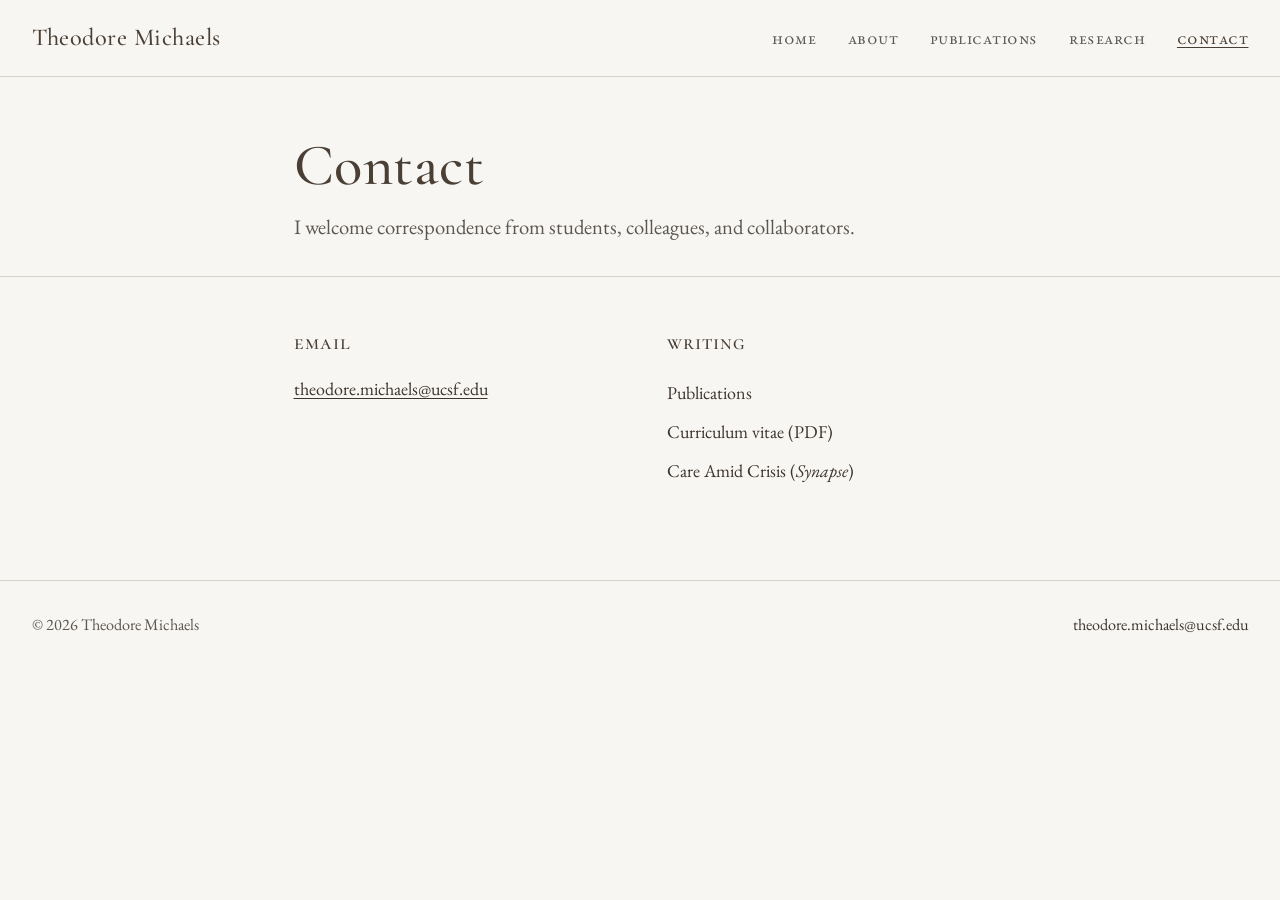
<file: contact.html>
<!DOCTYPE html>
<html lang="en">
<head>
  <meta charset="UTF-8">
  <meta name="viewport" content="width=device-width, initial-scale=1.0">
  <meta name="description" content="Contact Theodore Michaels">
  <title>Theodore Michaels — Contact</title>
  <link rel="stylesheet" href="styles.css">
  <link rel="preconnect" href="https://fonts.googleapis.com">
  <link rel="preconnect" href="https://fonts.gstatic.com" crossorigin>
  <link href="https://fonts.googleapis.com/css2?family=Cormorant+Garamond:ital,wght@0,400;0,500;0,600;1,400&family=EB+Garamond:ital,wght@0,400;0,500;1,400&display=swap" rel="stylesheet">
</head>
<body>
  <a class="skip-link" href="#main">Skip to content</a>

  <header class="site-header">
    <div class="container">
      <a href="index.html" class="site-title">Theodore Michaels</a>
      <button class="nav-toggle" aria-label="Open menu" aria-expanded="false">
        <span></span>
        <span></span>
      </button>
      <nav class="site-nav" aria-label="Main">
        <ul>
          <li><a href="index.html">Home</a></li>
          <li><a href="about.html">About</a></li>
          <li><a href="publications.html">Publications</a></li>
          <li><a href="research.html">Research</a></li>
          <li><a href="contact.html" aria-current="page">Contact</a></li>
        </ul>
      </nav>
    </div>
  </header>

  <main id="main">
    <article class="page-header">
      <div class="container narrow">
        <h1>Contact</h1>
        <p class="lead">I welcome correspondence from students, colleagues, and collaborators.</p>
      </div>
    </article>

    <section class="section">
      <div class="container narrow contact-grid">
        <div class="contact-block">
          <h2>Email</h2>
          <p><a href="mailto:theodore.michaels@ucsf.edu">theodore.michaels@ucsf.edu</a></p>
        </div>

        <div class="contact-block">
          <h2>Writing</h2>
          <ul class="plain-list links-list">
            <li><a href="publications.html">Publications</a></li>
            <li><a href="assets/cv.pdf" download>Curriculum vitae (PDF)</a></li>
            <li><a href="https://synapse.ucsf.edu/articles/2026/05/19/care-amid-crisis" rel="noopener noreferrer">Care Amid Crisis (<em>Synapse</em>)</a></li>
          </ul>
        </div>

      </div>
    </section>
  </main>

  <footer class="site-footer">
    <div class="container">
      <p>&copy; <span id="year"></span> Theodore Michaels</p>
      <p class="footer-links">
        <a href="mailto:theodore.michaels@ucsf.edu">theodore.michaels@ucsf.edu</a>
      </p>
    </div>
  </footer>

  <script src="script.js"></script>
</body>
</html>
</file>
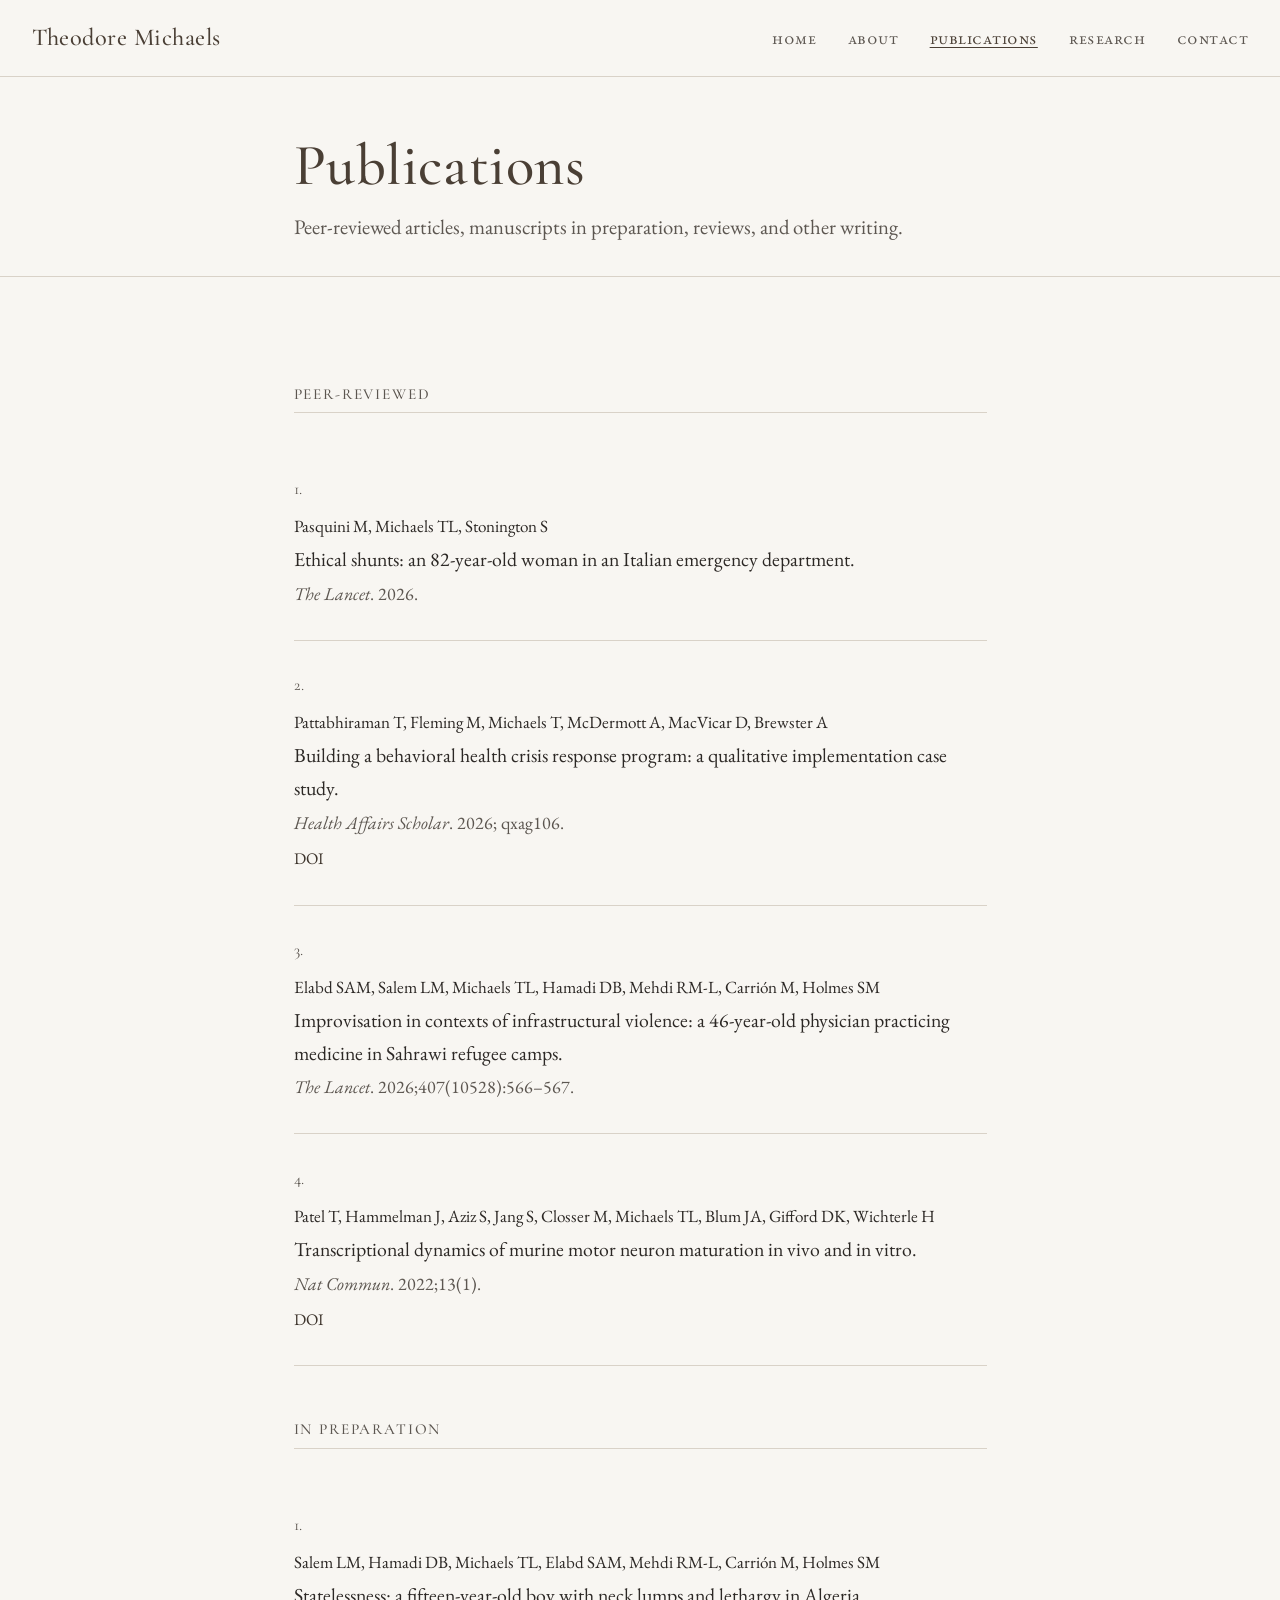
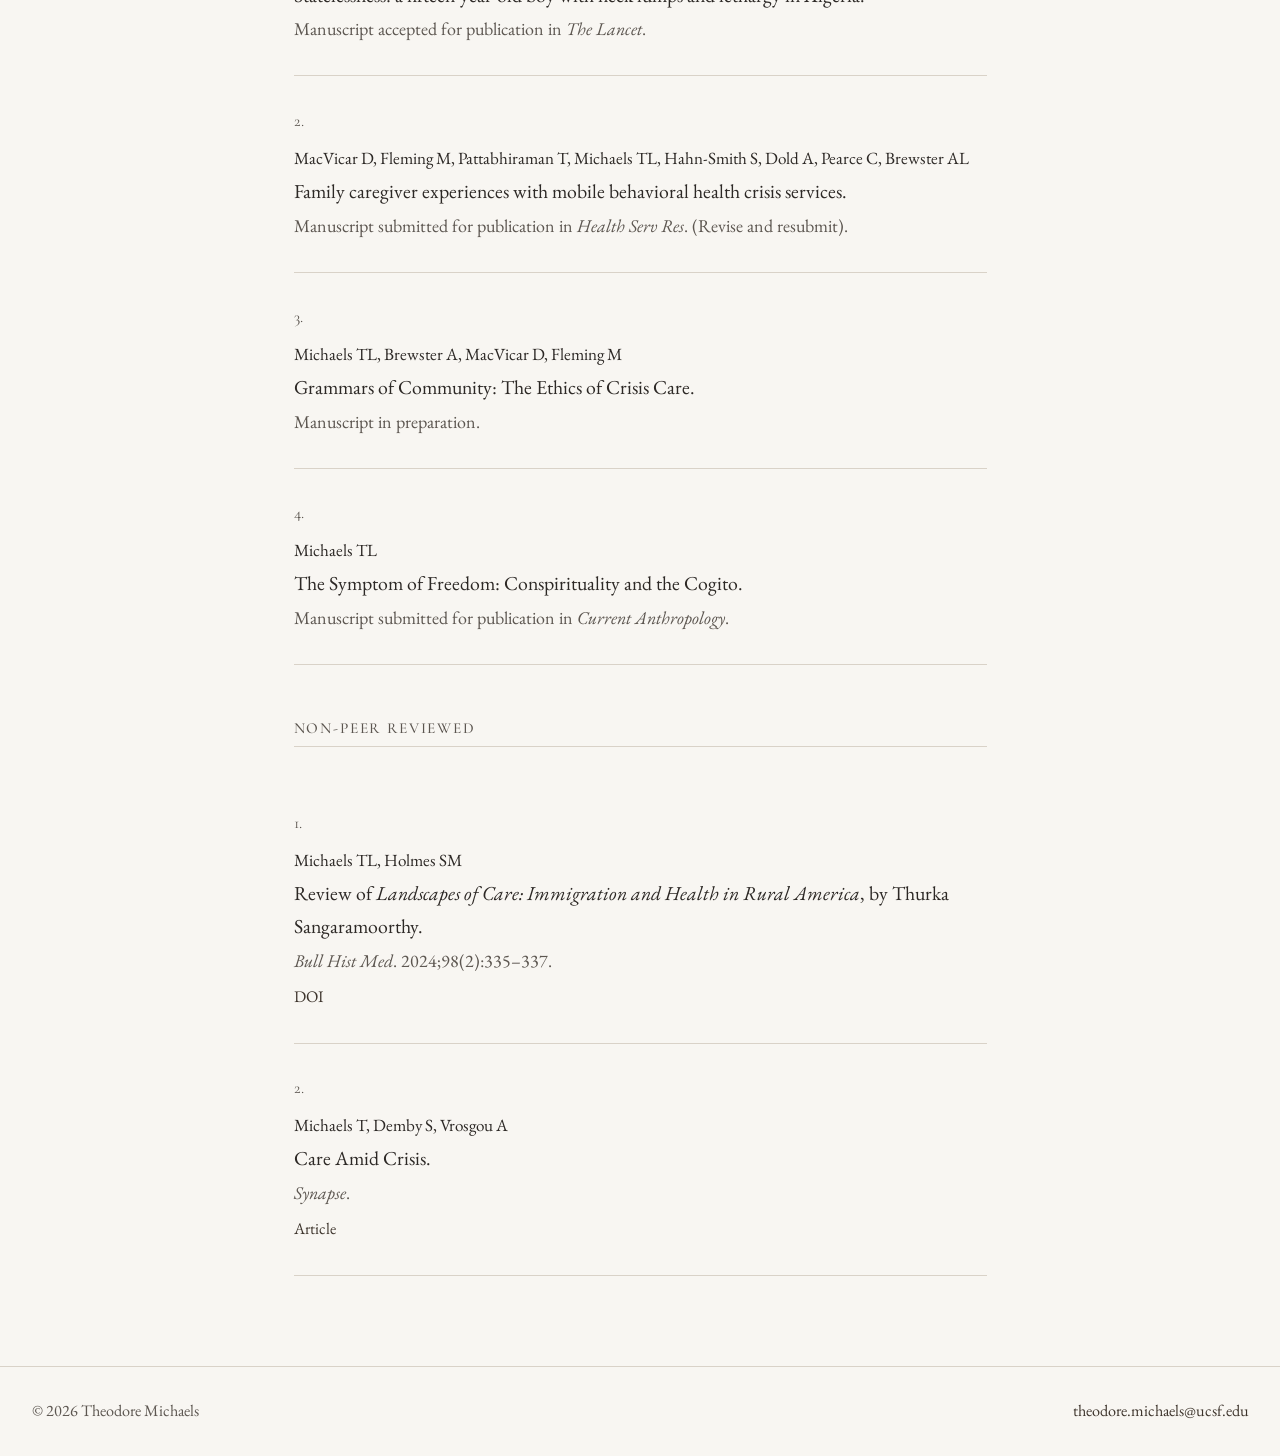
<file: publications.html>
<!DOCTYPE html>
<html lang="en">
<head>
  <meta charset="UTF-8">
  <meta name="viewport" content="width=device-width, initial-scale=1.0">
  <meta name="description" content="Publications by Theodore Michaels">
  <title>Theodore Michaels — Publications</title>
  <link rel="stylesheet" href="styles.css">
  <link rel="preconnect" href="https://fonts.googleapis.com">
  <link rel="preconnect" href="https://fonts.gstatic.com" crossorigin>
  <link href="https://fonts.googleapis.com/css2?family=Cormorant+Garamond:ital,wght@0,400;0,500;0,600;1,400&family=EB+Garamond:ital,wght@0,400;0,500;1,400&display=swap" rel="stylesheet">
</head>
<body>
  <a class="skip-link" href="#main">Skip to content</a>

  <header class="site-header">
    <div class="container">
      <a href="index.html" class="site-title">Theodore Michaels</a>
      <button class="nav-toggle" aria-label="Open menu" aria-expanded="false">
        <span></span>
        <span></span>
      </button>
      <nav class="site-nav" aria-label="Main">
        <ul>
          <li><a href="index.html">Home</a></li>
          <li><a href="about.html">About</a></li>
          <li><a href="publications.html" aria-current="page">Publications</a></li>
          <li><a href="research.html">Research</a></li>
          <li><a href="contact.html">Contact</a></li>
        </ul>
      </nav>
    </div>
  </header>

  <main id="main">
    <article class="page-header">
      <div class="container narrow">
        <h1>Publications</h1>
        <p class="lead">Peer-reviewed articles, manuscripts in preparation, reviews, and other writing.</p>
      </div>
    </article>

    <section class="section">
      <div class="container narrow">
        <h2 class="section-label">Peer-reviewed</h2>
        <ol class="pub-list">
          <li class="pub-item">
            <p class="pub-authors">Pasquini M, Michaels TL, Stonington S</p>
            <p class="pub-title">Ethical shunts: an 82-year-old woman in an Italian emergency department.</p>
            <p class="pub-venue"><em>The Lancet</em>. 2026.</p>
          </li>
          <li class="pub-item">
            <p class="pub-authors">Pattabhiraman T, Fleming M, Michaels T, McDermott A, MacVicar D, Brewster A</p>
            <p class="pub-title">Building a behavioral health crisis response program: a qualitative implementation case study.</p>
            <p class="pub-venue"><em>Health Affairs Scholar</em>. 2026; qxag106.</p>
            <p class="pub-links">
              <a href="https://doi.org/10.1093/haschl/qxag106" rel="noopener noreferrer">DOI</a>
            </p>
          </li>
          <li class="pub-item">
            <p class="pub-authors">Elabd SAM, Salem LM, Michaels TL, Hamadi DB, Mehdi RM-L, Carrión M, Holmes SM</p>
            <p class="pub-title">Improvisation in contexts of infrastructural violence: a 46-year-old physician practicing medicine in Sahrawi refugee camps.</p>
            <p class="pub-venue"><em>The Lancet</em>. 2026;407(10528):566–567.</p>
          </li>
          <li class="pub-item">
            <p class="pub-authors">Patel T, Hammelman J, Aziz S, Jang S, Closser M, Michaels TL, Blum JA, Gifford DK, Wichterle H</p>
            <p class="pub-title">Transcriptional dynamics of murine motor neuron maturation in vivo and in vitro.</p>
            <p class="pub-venue"><em>Nat Commun</em>. 2022;13(1).</p>
            <p class="pub-links">
              <a href="https://doi.org/10.1038/s41467-022-33022-4" rel="noopener noreferrer">DOI</a>
            </p>
          </li>
        </ol>

        <h2 class="section-label">In preparation</h2>
        <ol class="pub-list" start="5">
          <li class="pub-item">
            <p class="pub-authors">Salem LM, Hamadi DB, Michaels TL, Elabd SAM, Mehdi RM-L, Carrión M, Holmes SM</p>
            <p class="pub-title">Statelessness: a fifteen-year-old boy with neck lumps and lethargy in Algeria.</p>
            <p class="pub-venue">Manuscript accepted for publication in <em>The Lancet</em>.</p>
          </li>
          <li class="pub-item">
            <p class="pub-authors">MacVicar D, Fleming M, Pattabhiraman T, Michaels TL, Hahn-Smith S, Dold A, Pearce C, Brewster AL</p>
            <p class="pub-title">Family caregiver experiences with mobile behavioral health crisis services.</p>
            <p class="pub-venue">Manuscript submitted for publication in <em>Health Serv Res</em>. (Revise and resubmit).</p>
          </li>
          <li class="pub-item">
            <p class="pub-authors">Michaels TL, Brewster A, MacVicar D, Fleming M</p>
            <p class="pub-title">Grammars of Community: The Ethics of Crisis Care.</p>
            <p class="pub-venue">Manuscript in preparation.</p>
          </li>
          <li class="pub-item">
            <p class="pub-authors">Michaels TL</p>
            <p class="pub-title">The Symptom of Freedom: Conspirituality and the Cogito.</p>
            <p class="pub-venue">Manuscript submitted for publication in <em>Current Anthropology</em>.</p>
          </li>
        </ol>

        <h2 class="section-label">Non-peer reviewed</h2>
        <ol class="pub-list" start="9">
          <li class="pub-item">
            <p class="pub-authors">Michaels TL, Holmes SM</p>
            <p class="pub-title">Review of <em>Landscapes of Care: Immigration and Health in Rural America</em>, by Thurka Sangaramoorthy.</p>
            <p class="pub-venue"><em>Bull Hist Med</em>. 2024;98(2):335–337.</p>
            <p class="pub-links">
              <a href="https://doi.org/10.1353/bhm.2024.a937512" rel="noopener noreferrer">DOI</a>
            </p>
          </li>
          <li class="pub-item">
            <p class="pub-authors">Michaels T, Demby S, Vrosgou A</p>
            <p class="pub-title">Care Amid Crisis.</p>
            <p class="pub-venue"><em>Synapse</em>.</p>
            <p class="pub-links">
              <a href="https://synapse.ucsf.edu/articles/2026/05/19/care-amid-crisis" rel="noopener noreferrer">Article</a>
            </p>
          </li>
        </ol>
      </div>
    </section>
  </main>

  <footer class="site-footer">
    <div class="container">
      <p>&copy; <span id="year"></span> Theodore Michaels</p>
      <p class="footer-links">
        <a href="mailto:theodore.michaels@ucsf.edu">theodore.michaels@ucsf.edu</a>
      </p>
    </div>
  </footer>

  <script src="script.js"></script>
</body>
</html>
</file>
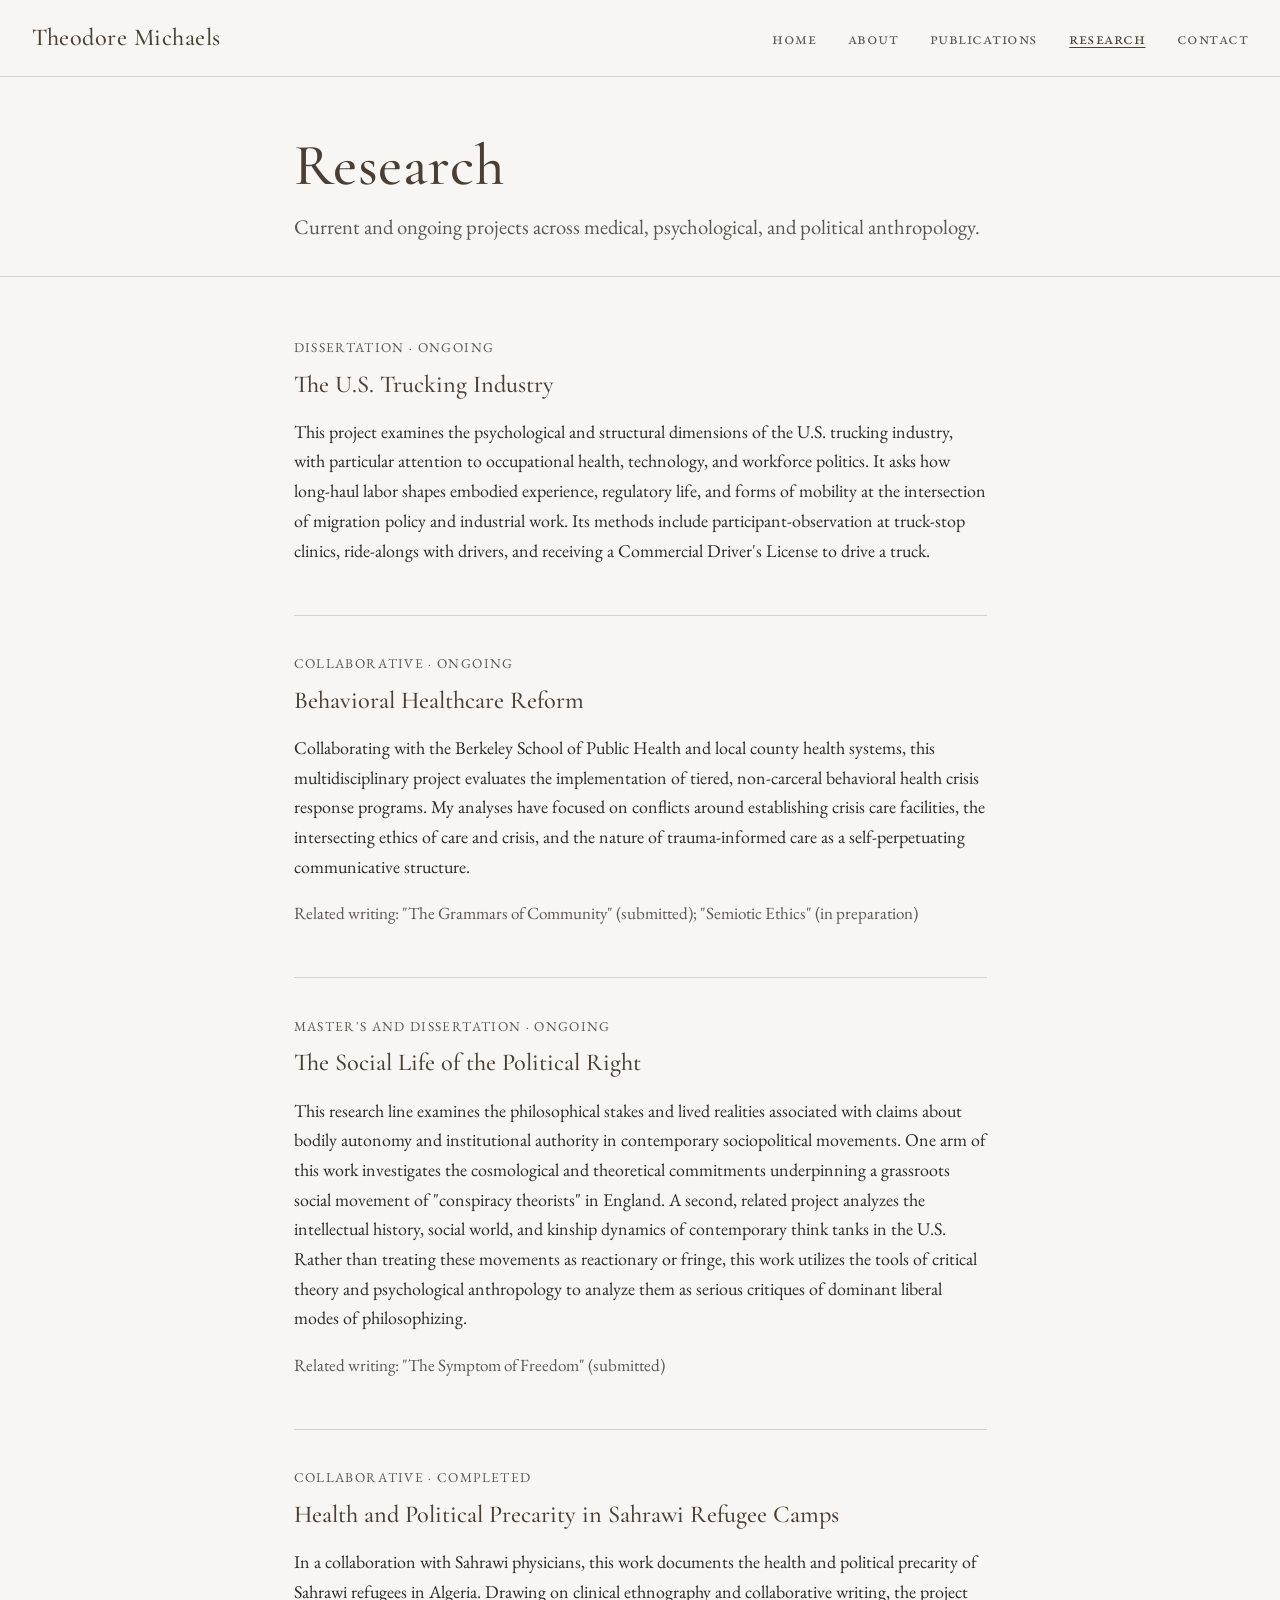
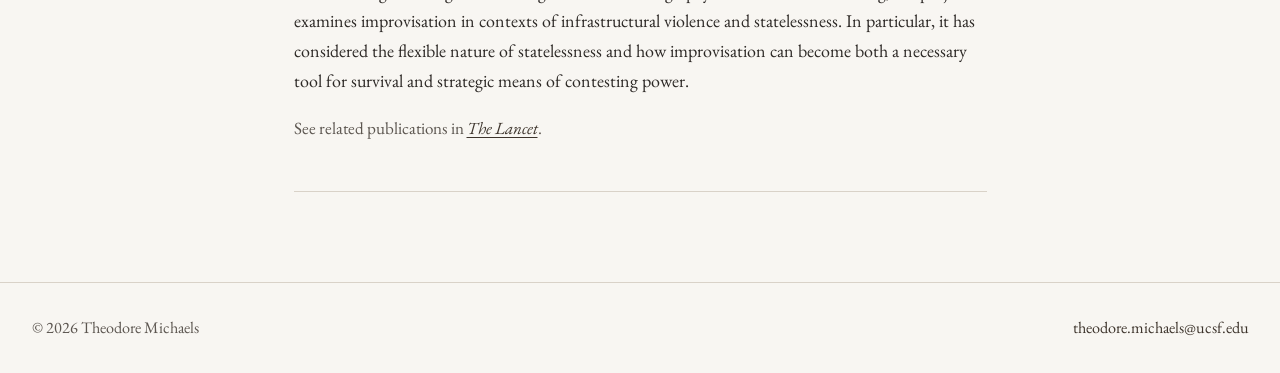
<file: research.html>
<!DOCTYPE html>
<html lang="en">
<head>
  <meta charset="UTF-8">
  <meta name="viewport" content="width=device-width, initial-scale=1.0">
  <meta name="description" content="Research by Theodore Michaels">
  <title>Theodore Michaels — Research</title>
  <link rel="stylesheet" href="styles.css">
  <link rel="preconnect" href="https://fonts.googleapis.com">
  <link rel="preconnect" href="https://fonts.gstatic.com" crossorigin>
  <link href="https://fonts.googleapis.com/css2?family=Cormorant+Garamond:ital,wght@0,400;0,500;0,600;1,400&family=EB+Garamond:ital,wght@0,400;0,500;1,400&display=swap" rel="stylesheet">
</head>
<body>
  <a class="skip-link" href="#main">Skip to content</a>

  <header class="site-header">
    <div class="container">
      <a href="index.html" class="site-title">Theodore Michaels</a>
      <button class="nav-toggle" aria-label="Open menu" aria-expanded="false">
        <span></span>
        <span></span>
      </button>
      <nav class="site-nav" aria-label="Main">
        <ul>
          <li><a href="index.html">Home</a></li>
          <li><a href="about.html">About</a></li>
          <li><a href="publications.html">Publications</a></li>
          <li><a href="research.html" aria-current="page">Research</a></li>
          <li><a href="contact.html">Contact</a></li>
        </ul>
      </nav>
    </div>
  </header>

  <main id="main">
    <article class="page-header">
      <div class="container narrow">
        <h1>Research</h1>
        <p class="lead">Current and ongoing projects across medical, psychological, and political anthropology.</p>
      </div>
    </article>

    <section class="section">
      <div class="container narrow">
        <article class="project">
          <header class="project-header">
            <span class="project-status">Dissertation · Ongoing</span>
            <h2>The U.S. Trucking Industry</h2>
          </header>
          <p>
            This project examines the psychological and structural dimensions of the U.S. trucking industry,
            with particular attention to occupational health, technology, and workforce politics. It asks
            how long-haul labor shapes embodied experience, regulatory life, and forms of mobility at the
            intersection of migration policy and industrial work. Its methods include participant-observation 
            at truck-stop clinics, ride-alongs with drivers, and receiving a Commercial Driver's License
            to drive a truck.
          </p>
        </article>

        <article class="project">
          <header class="project-header">
            <span class="project-status">Collaborative · Ongoing</span>
            <h2>Behavioral Healthcare Reform</h2>
          </header>
          <p>
            Collaborating with the Berkeley School of Public Health and local county health systems, 
            this multidisciplinary project evaluates the implementation of tiered, non-carceral 
            behavioral health crisis response programs. My analyses have focused on conflicts around
            establishing crisis care facilities, the intersecting ethics of care and crisis, and
            the nature of trauma-informed care as a self-perpetuating communicative structure.
          </p>
          <p class="project-meta">Related writing: "The Grammars of Community" (submitted); "Semiotic Ethics" (in preparation)</p>
        </article>
        
        <article class="project">
          <header class="project-header">
            <span class="project-status">Master's and Dissertation · Ongoing</span>
            <h2>The Social Life of the Political Right</h2>
          </header>
          <p>
            This research line examines the philosophical stakes and lived realities associated with
            claims about bodily autonomy and institutional authority in contemporary sociopolitical movements.
            One arm of this work investigates the cosmological and theoretical commitments underpinning 
            a grassroots social movement of "conspiracy theorists" in England. A second, related project 
            analyzes the intellectual history, social world, and kinship dynamics of contemporary 
            think tanks in the U.S. Rather than treating these movements as reactionary or fringe, 
            this work utilizes the tools of critical theory and psychological anthropology to analyze them 
            as serious critiques of dominant liberal modes of philosophizing.
          </p>
          <p class="project-meta">Related writing: "The Symptom of Freedom" (submitted)</p>
        </article>

        <article class="project">
          <header class="project-header">
            <span class="project-status">Collaborative · Completed</span>
            <h2>Health and Political Precarity in Sahrawi Refugee Camps</h2>
          </header>
          <p>
            In a collaboration with Sahrawi physicians, this work documents the health and political precarity
            of Sahrawi refugees in Algeria. Drawing on clinical ethnography and collaborative writing, the
            project examines improvisation in contexts of infrastructural violence and statelessness. In particular,
            it has considered the flexible nature of statelessness and how improvisation can become both a 
            necessary tool for survival and strategic means of contesting power.
          </p>
          <p class="project-meta">See related publications in <a href="publications.html"><em>The Lancet</em></a>.</p>
        </article>
      </div>
    </section>
  </main>

  <footer class="site-footer">
    <div class="container">
      <p>&copy; <span id="year"></span> Theodore Michaels</p>
      <p class="footer-links">
        <a href="mailto:theodore.michaels@ucsf.edu">theodore.michaels@ucsf.edu</a>
      </p>
    </div>
  </footer>

  <script src="script.js"></script>
</body>
</html>
</file>
<file: styles.css>
/* ── Variables ───────────────────────────────────────────── */
:root {
  --color-bg: #f8f6f2;
  --color-bg-alt: #f0ebe3;
  --color-text: #2c2825;
  --color-text-muted: #5c5650;
  --color-accent: #4a3f35;
  --color-border: #d9d2c8;
  --color-link: #3d342c;
  --color-link-hover: #1a1614;

  --font-display: "Cormorant Garamond", "Georgia", serif;
  --font-body: "EB Garamond", "Georgia", serif;

  --space-xs: 0.5rem;
  --space-sm: 1rem;
  --space-md: 1.75rem;
  --space-lg: 3rem;
  --space-xl: 5rem;

  --max-width: 72rem;
  --max-narrow: 42rem;

  --transition: 0.2s ease;
}

/* ── Reset & Base ────────────────────────────────────────── */
*,
*::before,
*::after {
  box-sizing: border-box;
}

html {
  font-size: 18px;
  scroll-behavior: smooth;
}

body {
  margin: 0;
  font-family: var(--font-body);
  font-weight: 400;
  line-height: 1.65;
  color: var(--color-text);
  background-color: var(--color-bg);
  -webkit-font-smoothing: antialiased;
}

img {
  max-width: 100%;
  height: auto;
}

a {
  color: var(--color-link);
  text-decoration: underline;
  text-decoration-thickness: 1px;
  text-underline-offset: 3px;
  transition: color var(--transition);
}

a:hover {
  color: var(--color-link-hover);
}

h1, h2, h3 {
  font-family: var(--font-display);
  font-weight: 500;
  line-height: 1.2;
  color: var(--color-accent);
}

h1 {
  font-size: clamp(2.25rem, 5vw, 3.25rem);
  letter-spacing: 0.01em;
}

h2 {
  font-size: 1.5rem;
  margin-top: var(--space-lg);
  margin-bottom: var(--space-sm);
}

h3 {
  font-size: 1.25rem;
  margin: 0 0 var(--space-xs);
}

p {
  margin: 0 0 var(--space-sm);
}

code {
  font-size: 0.85em;
  padding: 0.1em 0.35em;
  background: var(--color-bg-alt);
  border-radius: 2px;
}

/* ── Layout ──────────────────────────────────────────────── */
.container {
  width: 100%;
  max-width: var(--max-width);
  margin: 0 auto;
  padding: 0 var(--space-md);
}

.container.narrow {
  max-width: var(--max-narrow);
}

/* ── Skip link ───────────────────────────────────────────── */
.skip-link {
  position: absolute;
  top: -100%;
  left: var(--space-sm);
  padding: var(--space-xs) var(--space-sm);
  background: var(--color-accent);
  color: var(--color-bg);
  z-index: 100;
}

.skip-link:focus {
  top: var(--space-sm);
}

/* ── Header & Nav ────────────────────────────────────────── */
.site-header {
  border-bottom: 1px solid var(--color-border);
  background: var(--color-bg);
  position: sticky;
  top: 0;
  z-index: 50;
}

.site-header .container {
  display: flex;
  align-items: center;
  justify-content: space-between;
  padding-top: var(--space-sm);
  padding-bottom: var(--space-sm);
}

.site-title {
  font-family: var(--font-display);
  font-size: 1.35rem;
  font-weight: 500;
  text-decoration: none;
  color: var(--color-accent);
  letter-spacing: 0.02em;
}

.site-nav ul {
  display: flex;
  gap: var(--space-md);
  list-style: none;
  margin: 0;
  padding: 0;
}

.site-nav a {
  font-size: 0.95rem;
  text-decoration: none;
  color: var(--color-text-muted);
  letter-spacing: 0.03em;
  text-transform: lowercase;
  font-variant: small-caps;
}

.site-nav a:hover,
.site-nav a[aria-current="page"] {
  color: var(--color-accent);
  text-decoration: underline;
}

.nav-toggle {
  display: none;
  flex-direction: column;
  justify-content: center;
  gap: 6px;
  width: 2rem;
  height: 2rem;
  padding: 0;
  border: none;
  background: transparent;
  cursor: pointer;
}

.nav-toggle span {
  display: block;
  width: 100%;
  height: 1px;
  background: var(--color-accent);
  transition: transform var(--transition), opacity var(--transition);
}

.nav-toggle[aria-expanded="true"] span:first-child {
  transform: translateY(3.5px) rotate(45deg);
}

.nav-toggle[aria-expanded="true"] span:last-child {
  transform: translateY(-3.5px) rotate(-45deg);
}

/* ── Hero (Home) ─────────────────────────────────────────── */
.hero {
  padding: var(--space-xl) 0 var(--space-lg);
  border-bottom: 1px solid var(--color-border);
}

.hero-label {
  font-family: var(--font-display);
  font-size: 0.9rem;
  letter-spacing: 0.15em;
  text-transform: uppercase;
  color: var(--color-text-muted);
  margin-bottom: var(--space-sm);
}

.hero-subtitle {
  font-size: 1.15rem;
  color: var(--color-text-muted);
  margin-bottom: var(--space-md);
}

.hero-intro {
  font-size: 1.1rem;
  max-width: 36rem;
  margin-bottom: var(--space-md);
}

.hero-links {
  display: flex;
  flex-wrap: wrap;
  gap: var(--space-sm);
  margin-top: var(--space-md);
}

/* ── Buttons ─────────────────────────────────────────────── */
.btn {
  display: inline-block;
  padding: 0.55em 1.25em;
  font-family: var(--font-display);
  font-size: 1rem;
  letter-spacing: 0.04em;
  text-decoration: none;
  color: var(--color-bg);
  background: var(--color-accent);
  border: 1px solid var(--color-accent);
  transition: background var(--transition), color var(--transition);
}

.btn:hover {
  background: transparent;
  color: var(--color-accent);
}

.btn-outline {
  background: transparent;
  color: var(--color-accent);
}

.btn-outline:hover {
  background: var(--color-accent);
  color: var(--color-bg);
}

.btn-download::before {
  content: "↓ ";
  font-size: 0.9em;
}

/* ── Page header ─────────────────────────────────────────── */
.page-header {
  padding: var(--space-lg) 0 var(--space-md);
  border-bottom: 1px solid var(--color-border);
}

.page-header h1 {
  margin: 0 0 var(--space-xs);
}

.lead {
  font-size: 1.15rem;
  color: var(--color-text-muted);
  margin: 0;
}

/* ── Sections ────────────────────────────────────────────── */
.section {
  padding: var(--space-lg) 0 var(--space-xl);
}

.section-label {
  font-family: var(--font-display);
  font-size: 0.85rem;
  letter-spacing: 0.12em;
  text-transform: uppercase;
  color: var(--color-text-muted);
  border-bottom: 1px solid var(--color-border);
  padding-bottom: var(--space-xs);
  margin-top: var(--space-lg);
}

.section-footer {
  margin-top: var(--space-md);
  font-style: italic;
}

/* ── Cards (Home) ────────────────────────────────────────── */
.card-list {
  list-style: none;
  margin: var(--space-md) 0 0;
  padding: 0;
}

.card {
  padding: var(--space-md) 0;
  border-bottom: 1px solid var(--color-border);
}

.card:first-child {
  padding-top: 0;
}

.card-meta {
  font-size: 0.85rem;
  letter-spacing: 0.06em;
  text-transform: uppercase;
  color: var(--color-text-muted);
}

.card h3 a {
  text-decoration: none;
  color: var(--color-accent);
}

.card h3 a:hover {
  text-decoration: underline;
}

/* ── Profile photo ───────────────────────────────────────── */
.profile-photo {
  width: 100%;
  max-width: 14rem;
  aspect-ratio: 4 / 5;
  object-fit: cover;
  object-position: center top;
  border: 1px solid var(--color-border);
  margin-bottom: var(--space-md);
}

.hero-with-photo .container {
  display: grid;
  gap: var(--space-lg);
  align-items: start;
}

.hero-photo {
  width: 100%;
  max-width: 11rem;
  aspect-ratio: 4 / 5;
  object-fit: cover;
  object-position: center top;
  border: 1px solid var(--color-border);
  justify-self: center;
}

/* ── About ───────────────────────────────────────────────── */
.about-grid {
  display: grid;
  gap: var(--space-lg);
}

.about-sidebar {
  display: flex;
  flex-direction: column;
}

.cv-box {
  padding: var(--space-md);
  background: var(--color-bg-alt);
  border: 1px solid var(--color-border);
}

.cv-box h2 {
  margin-top: 0;
}

.cv-note {
  margin: var(--space-sm) 0 0;
  color: var(--color-text-muted);
}

/* ── Timeline ────────────────────────────────────────────── */
.timeline {
  list-style: none;
  margin: 0;
  padding: 0;
}

.timeline li {
  display: grid;
  grid-template-columns: 4rem 1fr;
  gap: var(--space-sm);
  padding: var(--space-xs) 0;
  border-bottom: 1px solid var(--color-border);
}

.timeline-date {
  font-variant: small-caps;
  color: var(--color-text-muted);
}

.plain-list {
  list-style: none;
  margin: 0;
  padding: 0;
}

.plain-list li {
  padding: 0.25em 0;
}

/* ── Publications ────────────────────────────────────────── */
.pub-list {
  list-style: none;
  margin: var(--space-md) 0 0;
  padding: 0;
  counter-reset: pub;
}

.pub-item {
  padding: var(--space-md) 0;
  border-bottom: 1px solid var(--color-border);
  counter-increment: pub;
}

.pub-item::before {
  content: counter(pub) ".";
  display: block;
  font-family: var(--font-display);
  font-size: 0.9rem;
  color: var(--color-text-muted);
  margin-bottom: var(--space-xs);
}

.pub-authors {
  margin: 0;
  font-size: 0.95rem;
}

.pub-title {
  margin: 0.15em 0;
  font-size: 1.1rem;
}

.pub-venue {
  margin: 0;
  color: var(--color-text-muted);
}

.pub-links {
  margin: var(--space-xs) 0 0;
  font-size: 0.9rem;
}

.pub-links a {
  text-decoration: none;
}

.pub-links a:hover {
  text-decoration: underline;
}

/* ── Research projects ───────────────────────────────────── */
.project {
  padding: var(--space-md) 0;
  border-bottom: 1px solid var(--color-border);
}

.project:first-of-type {
  padding-top: 0;
}

.project-header {
  margin-bottom: var(--space-sm);
}

.project-header h2 {
  margin: var(--space-xs) 0 0;
  font-size: 1.35rem;
}

.project-status {
  font-size: 0.75rem;
  letter-spacing: 0.1em;
  text-transform: uppercase;
  color: var(--color-text-muted);
}

.project-meta {
  font-size: 0.95rem;
  color: var(--color-text-muted);
  margin-top: var(--space-sm);
}

/* ── Contact ─────────────────────────────────────────────── */
.contact-grid {
  display: grid;
  gap: var(--space-lg);
}

.contact-block h2 {
  margin-top: 0;
  font-size: 1.15rem;
  letter-spacing: 0.05em;
  text-transform: lowercase;
  font-variant: small-caps;
}

.links-list a {
  text-decoration: none;
}

.links-list a:hover {
  text-decoration: underline;
}

/* ── Footer ──────────────────────────────────────────────── */
.site-footer {
  border-top: 1px solid var(--color-border);
  padding: var(--space-md) 0;
  margin-top: auto;
}

.site-footer .container {
  display: flex;
  flex-wrap: wrap;
  justify-content: space-between;
  align-items: baseline;
  gap: var(--space-sm);
  font-size: 0.9rem;
  color: var(--color-text-muted);
}

.site-footer p {
  margin: 0;
}

.footer-links a {
  text-decoration: none;
}

.footer-links a:hover {
  text-decoration: underline;
}

/* ── Responsive ────────────────────────────────────────────── */
@media (max-width: 640px) {
  html {
    font-size: 17px;
  }

  .nav-toggle {
    display: flex;
  }

  .site-nav {
    position: absolute;
    top: 100%;
    left: 0;
    right: 0;
    background: var(--color-bg);
    border-bottom: 1px solid var(--color-border);
    max-height: 0;
    overflow: hidden;
    transition: max-height var(--transition);
  }

  .site-nav.is-open {
    max-height: 20rem;
  }

  .site-nav ul {
    flex-direction: column;
    gap: 0;
    padding: var(--space-sm) var(--space-md) var(--space-md);
  }

  .site-nav li {
    padding: var(--space-xs) 0;
  }

  .hero {
    padding-top: var(--space-lg);
  }

  .site-footer .container {
    flex-direction: column;
  }

  .timeline li {
    grid-template-columns: 1fr;
    gap: 0.15rem;
  }
}

@media (min-width: 768px) {
  .hero-with-photo .container {
    grid-template-columns: 11rem 1fr;
  }

  .hero-photo {
    justify-self: start;
  }

  .about-grid {
    grid-template-columns: 1fr 16rem;
    align-items: start;
  }

  .contact-grid {
    grid-template-columns: 1fr 1fr;
  }
}
</file>
